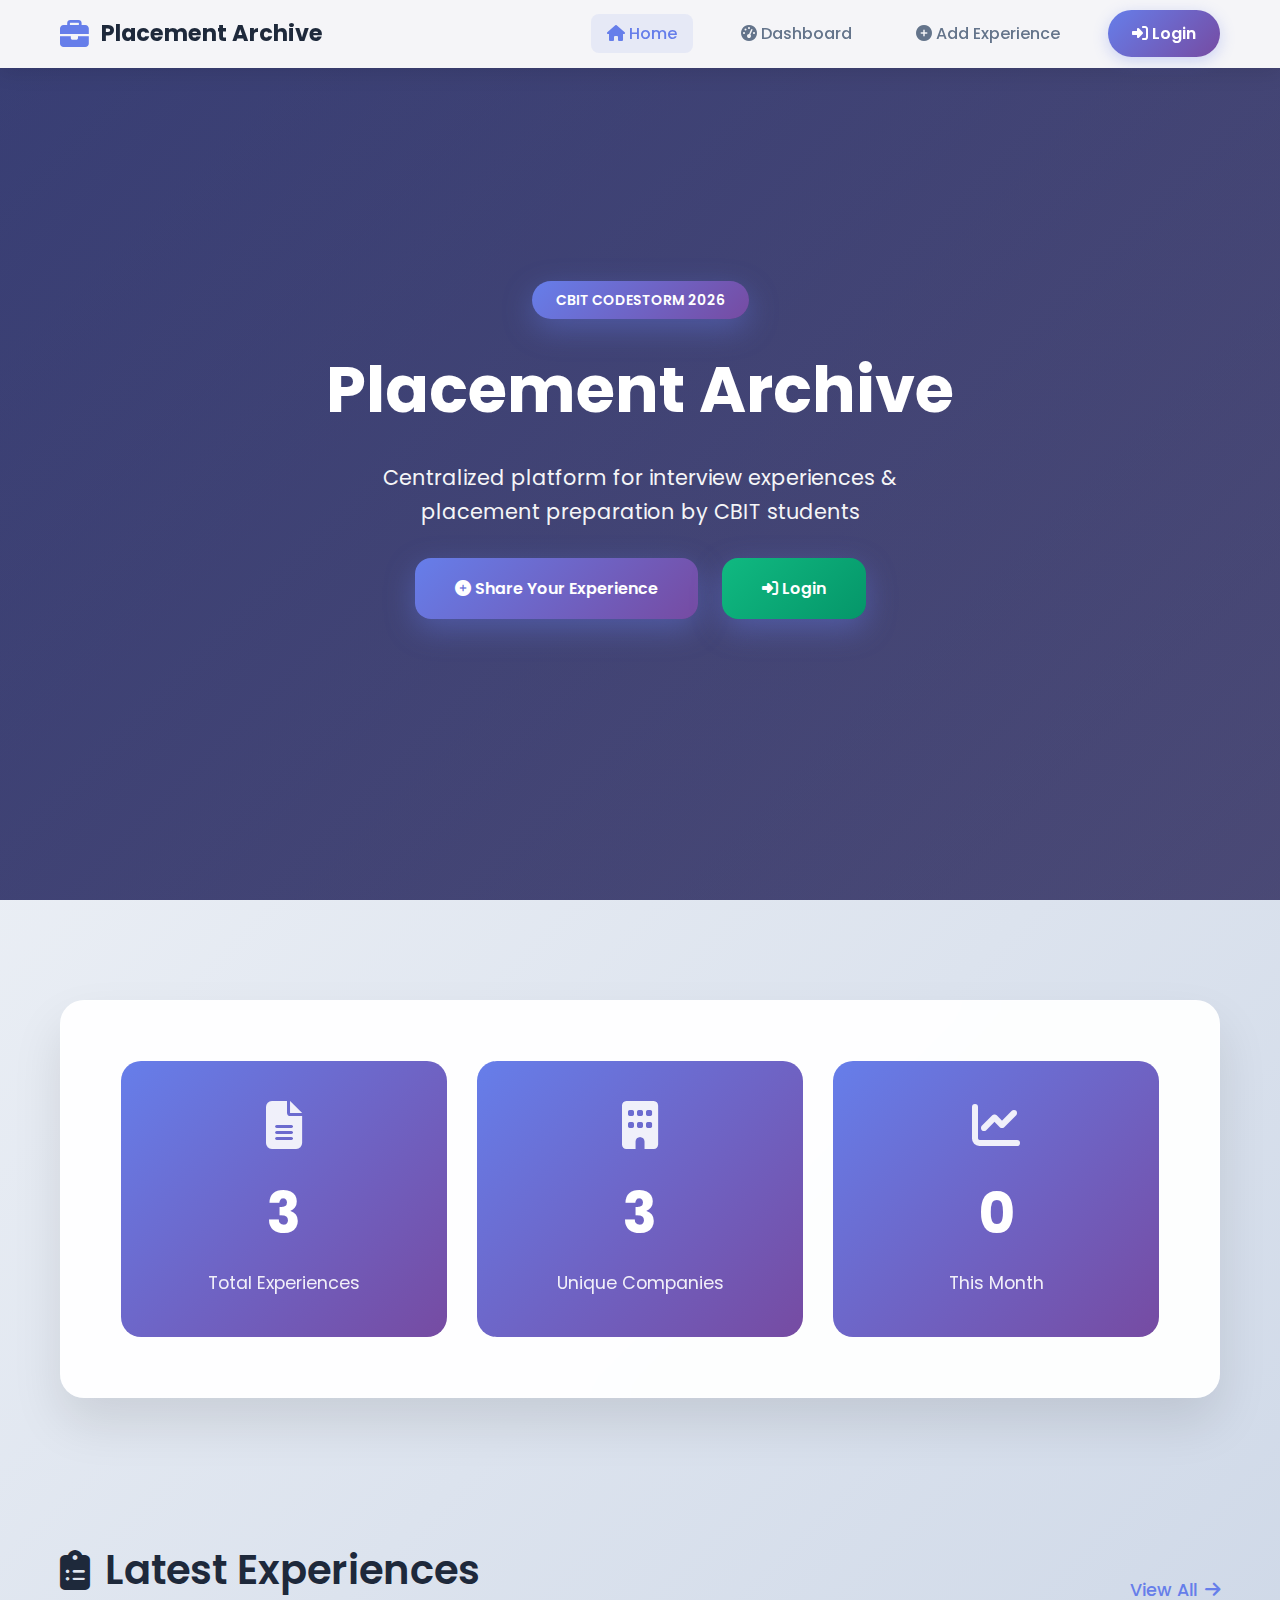
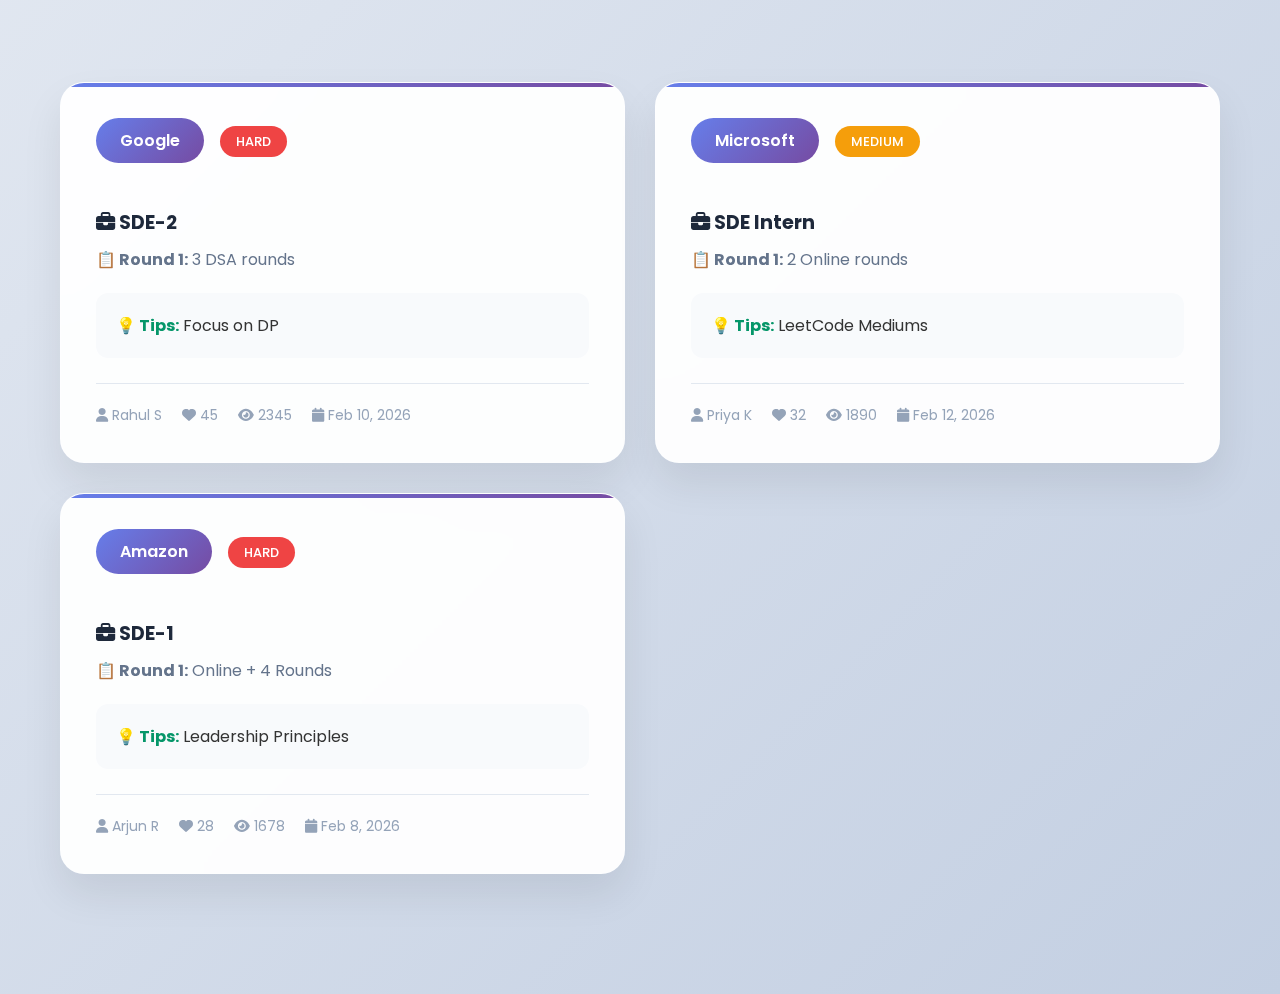
<file: index.html>
<!doctype html>
<html lang="en">
  <head>
    <meta charset="UTF-8" />
    <meta name="viewport" content="width=device-width, initial-scale=1.0" />
    <title>CBIT Placement Archive - CodeStorm 2026</title>
    <link
      href="https://fonts.googleapis.com/css2?family=Poppins:wght@300;400;500;600;700&display=swap"
      rel="stylesheet"
    />
    <link
      rel="stylesheet"
      href="https://cdnjs.cloudflare.com/ajax/libs/font-awesome/6.4.0/css/all.min.css"
    />
    <style>
      * {
        margin: 0;
        padding: 0;
        box-sizing: border-box;
      }
      body {
        font-family: "Poppins", sans-serif;
        line-height: 1.6;
        color: #333;
        overflow-x: hidden;
        background: linear-gradient(135deg, #f5f7fa 0%, #c3cfe2 100%);
      }

      /* NAVBAR */
      .navbar {
        position: fixed;
        top: 0;
        width: 100%;
        background: rgba(255, 255, 255, 0.95);
        backdrop-filter: blur(20px);
        z-index: 1000;
        padding: 1rem 0;
        box-shadow: 0 4px 20px rgba(0, 0, 0, 0.1);
      }
      .nav-container {
        max-width: 1200px;
        margin: 0 auto;
        padding: 0 20px;
        display: flex;
        justify-content: space-between;
        align-items: center;
      }
      .nav-brand {
        display: flex;
        align-items: center;
        gap: 12px;
        font-weight: 700;
        font-size: 1.4rem;
        color: #1e293b;
      }
      .nav-menu {
        display: flex;
        list-style: none;
        gap: 2rem;
        align-items: center;
      }
      .nav-link {
        color: #64748b;
        text-decoration: none;
        padding: 0.5rem 1rem;
        border-radius: 8px;
        transition: all 0.3s ease;
        font-weight: 500;
      }
      .nav-link:hover,
      .nav-link.active {
        color: #667eea;
        background: rgba(102, 126, 234, 0.1);
      }
      .nav-btn {
        background: linear-gradient(135deg, #667eea, #764ba2) !important;
        color: white !important;
        padding: 12px 24px !important;
        border-radius: 25px !important;
        font-weight: 600 !important;
        box-shadow: 0 4px 15px rgba(102, 126, 234, 0.3);
        transition: all 0.3s ease;
      }
      .nav-btn:hover {
        transform: translateY(-2px);
        box-shadow: 0 8px 25px rgba(102, 126, 234, 0.4);
      }
      .hamburger {
        display: none;
        flex-direction: column;
        cursor: pointer;
        gap: 4px;
      }
      .hamburger span {
        width: 25px;
        height: 3px;
        background: #1e293b;
        transition: 0.3s;
      }

      /* HERO */
      .hero-section {
        height: 100vh;
        display: flex;
        align-items: center;
        justify-content: center;
        text-align: center;
        color: white;
        position: relative;
        background:
          linear-gradient(
            135deg,
            rgba(15, 23, 42, 0.9),
            rgba(30, 41, 59, 0.85)
          ),
          url("https://images.unsplash.com/photo-1551836022-4d8c42bc44ec?ixlib=rb-4.0.3&auto=format&fit=crop&w=2071&q=80")
            center/cover;
      }
      .hero-overlay {
        position: absolute;
        top: 0;
        left: 0;
        right: 0;
        bottom: 0;
        background: linear-gradient(
          135deg,
          rgba(99, 102, 241, 0.3),
          rgba(139, 92, 246, 0.2)
        );
      }
      .hero-content {
        z-index: 2;
        max-width: 900px;
        padding: 0 20px;
      }
      .hero-badge {
        background: linear-gradient(135deg, #667eea, #764ba2);
        color: white;
        padding: 8px 24px;
        border-radius: 50px;
        font-size: 14px;
        font-weight: 600;
        display: inline-block;
        margin-bottom: 20px;
        box-shadow: 0 10px 30px rgba(102, 126, 234, 0.4);
      }
      .hero-title {
        font-size: clamp(2.5rem, 5vw, 4rem);
        font-weight: 700;
        margin-bottom: 20px;
      }
      .hero-subtitle {
        font-size: 1.3rem;
        opacity: 0.95;
        max-width: 600px;
        margin: 0 auto 30px;
      }

      .btn-primary {
        background: linear-gradient(135deg, #667eea, #764ba2);
        color: white;
        padding: 18px 40px;
        border: none;
        border-radius: 16px;
        font-size: 16px;
        font-weight: 600;
        cursor: pointer;
        text-decoration: none;
        display: inline-block;
        transition: all 0.3s ease;
        box-shadow: 0 10px 30px rgba(102, 126, 234, 0.4);
      }
      .btn-primary:hover {
        transform: translateY(-3px);
        box-shadow: 0 20px 40px rgba(102, 126, 234, 0.5);
      }

      /* CONTAINER */
      .container {
        max-width: 1200px;
        margin: 0 auto;
        padding: 100px 20px 60px;
      }

      /* STATS */
      .glass-effect {
        background: rgba(255, 255, 255, 0.95);
        backdrop-filter: blur(20px);
        border-radius: 24px;
        border: 1px solid rgba(255, 255, 255, 0.2);
        box-shadow: 0 25px 50px rgba(0, 0, 0, 0.1);
      }
      .stats-section {
        display: grid;
        grid-template-columns: repeat(auto-fit, minmax(250px, 1fr));
        gap: 30px;
        margin-bottom: 80px;
        padding: 60px;
        text-align: center;
      }
      .stat-card {
        background: linear-gradient(135deg, #667eea, #764ba2);
        color: white;
        padding: 40px 30px;
        border-radius: 20px;
        transition: transform 0.3s ease;
      }
      .stat-card:hover {
        transform: translateY(-10px);
      }
      .stat-icon {
        font-size: 3rem;
        margin-bottom: 20px;
        display: block;
        opacity: 0.9;
      }
      .stat-number {
        font-size: 3.5rem;
        font-weight: 700;
        display: block;
        margin-bottom: 10px;
      }
      .stat-label {
        font-size: 1.1rem;
        opacity: 0.9;
      }

      /* EXPERIENCES */
      .experiences-section {
        padding: 60px 0;
      }
      .experiences-section h2 {
        font-size: 2.5rem;
        font-weight: 600;
        margin-bottom: 40px;
        color: #1e293b;
        display: flex;
        align-items: center;
        gap: 15px;
      }
      .section-header {
        display: flex;
        justify-content: space-between;
        align-items: center;
        margin-bottom: 40px;
      }
      .view-all-btn {
        color: #667eea;
        text-decoration: none;
        font-weight: 500;
        display: flex;
        align-items: center;
        gap: 8px;
        font-size: 1.1rem;
      }
      .experiences-grid {
        display: grid;
        grid-template-columns: repeat(auto-fill, minmax(380px, 1fr));
        gap: 30px;
      }
      .experience-card {
        background: rgba(255, 255, 255, 0.95);
        backdrop-filter: blur(20px);
        border-radius: 24px;
        padding: 35px;
        border: 1px solid rgba(255, 255, 255, 0.2);
        box-shadow: 0 20px 40px rgba(0, 0, 0, 0.08);
        transition: all 0.3s ease;
        position: relative;
        overflow: hidden;
      }
      .experience-card::before {
        content: "";
        position: absolute;
        top: 0;
        left: 0;
        right: 0;
        height: 4px;
        background: linear-gradient(90deg, #667eea, #764ba2);
      }
      .experience-card:hover {
        transform: translateY(-8px);
        box-shadow: 0 30px 60px rgba(0, 0, 0, 0.15);
      }
      .company-badge {
        background: linear-gradient(135deg, #667eea, #764ba2);
        color: white;
        padding: 10px 24px;
        border-radius: 25px;
        font-weight: 600;
        font-size: 16px;
        margin-bottom: 20px;
        display: inline-block;
      }
      .difficulty-badge {
        padding: 6px 16px;
        border-radius: 20px;
        font-size: 13px;
        font-weight: 500;
        margin-left: 12px;
      }
      .difficulty-easy {
        background: #10b981;
        color: white;
      }
      .difficulty-medium {
        background: #f59e0b;
        color: white;
      }
      .difficulty-hard {
        background: #ef4444;
        color: white;
      }

      .byline {
        display: flex;
        gap: 20px;
        margin-top: 25px;
        padding-top: 20px;
        border-top: 1px solid #e2e8f0;
        font-size: 14px;
        color: #94a3b8;
      }

      /* RESPONSIVE */
      @media (max-width: 768px) {
        .nav-menu {
          display: none;
        }
        .hamburger {
          display: flex;
        }
        .experiences-grid {
          grid-template-columns: 1fr;
        }
        .stats-section {
          grid-template-columns: repeat(2, 1fr);
          padding: 40px 20px;
        }
        .section-header {
          flex-direction: column;
          gap: 20px;
          text-align: center;
        }
      }
      @media (max-width: 480px) {
        .stats-section {
          grid-template-columns: 1fr;
        }
      }
    </style>
  </head>
  <body>
    <!-- Navigation -->
    <nav class="navbar">
      <div class="nav-container">
        <div class="nav-brand">
          <i
            class="fas fa-briefcase"
            style="font-size: 1.8rem; color: #667eea"
          ></i>
          <span>Placement Archive</span>
        </div>
        <ul class="nav-menu">
          <li>
            <a href="index.html" class="nav-link active"
              ><i class="fas fa-home"></i> Home</a
            >
          </li>
          <li>
            <a href="dashboard.html" class="nav-link"
              ><i class="fas fa-tachometer-alt"></i> Dashboard</a
            >
          </li>
          <li>
            <a href="add-experience.html" class="nav-link"
              ><i class="fas fa-plus-circle"></i> Add Experience</a
            >
          </li>
          <li>
            <a href="login.html" class="nav-link nav-btn" id="loginBtn">
              <i class="fas fa-sign-in-alt"></i> Login
            </a>
          </li>
        </ul>
        <div class="hamburger"><span></span><span></span><span></span></div>
      </div>
    </nav>

    <!-- Hero Section -->
    <section class="hero-section">
      <div class="hero-overlay"></div>
      <div class="hero-content">
        <div class="hero-badge">CBIT CODESTORM 2026</div>
        <h1 class="hero-title">Placement Archive</h1>
        <p class="hero-subtitle">
          Centralized platform for interview experiences & placement preparation
          by CBIT students
        </p>
        <a href="add-experience.html" class="btn-primary">
          <i class="fas fa-plus-circle"></i> Share Your Experience
        </a>
        <a
          href="login.html"
          class="btn-primary"
          style="
            margin-left: 20px;
            background: linear-gradient(135deg, #10b981, #059669);
          "
        >
          <i class="fas fa-sign-in-alt"></i> Login
        </a>
      </div>
    </section>

    <!-- Main Content -->
    <div class="container">
      <!-- Stats Section -->
      <section class="stats-section glass-effect">
        <div class="stat-card">
          <i class="fas fa-file-alt stat-icon"></i>
          <span class="stat-number" id="totalExperiences">0</span>
          <span class="stat-label">Total Experiences</span>
        </div>
        <div class="stat-card">
          <i class="fas fa-building stat-icon"></i>
          <span class="stat-number" id="totalCompanies">0</span>
          <span class="stat-label">Unique Companies</span>
        </div>
        <div class="stat-card">
          <i class="fas fa-chart-line stat-icon"></i>
          <span class="stat-number" id="recentMonth">0</span>
          <span class="stat-label">This Month</span>
        </div>
      </section>

      <!-- Latest Experiences -->
      <section class="experiences-section">
        <div class="section-header">
          <h2><i class="fas fa-clipboard-list"></i> Latest Experiences</h2>
          <a href="dashboard.html" class="view-all-btn">
            View All <i class="fas fa-arrow-right"></i>
          </a>
        </div>
        <div id="experiencesGrid" class="experiences-grid">
          <!-- DYNAMIC CONTENT LOADED HERE -->
        </div>
      </section>
    </div>

    <!-- COMPLETE JAVASCRIPT WITH LOCALSTORAGE -->
    <script>
      // FAKE DATA (fallback)
      const fakeExperiences = [
        {
          id: 1,
          company: "Google",
          role: "SDE-2",
          difficulty: "hard",
          round1: "3 DSA rounds",
          tips: "Focus on DP",
          name: "Rahul S",
          likes: 45,
          views: 2345,
          date: "Feb 10, 2026",
        },
        {
          id: 2,
          company: "Microsoft",
          role: "SDE Intern",
          difficulty: "medium",
          round1: "2 Online rounds",
          tips: "LeetCode Mediums",
          name: "Priya K",
          likes: 32,
          views: 1890,
          date: "Feb 12, 2026",
        },
        {
          id: 3,
          company: "Amazon",
          role: "SDE-1",
          difficulty: "hard",
          round1: "Online + 4 Rounds",
          tips: "Leadership Principles",
          name: "Arjun R",
          likes: 28,
          views: 1678,
          date: "Feb 8, 2026",
        },
      ];

      // Load experiences from localStorage
      function loadExperiences() {
        return (
          JSON.parse(localStorage.getItem("cbitExperiences")) || fakeExperiences
        );
      }

      // Load and render real experiences
      function loadRealExperiences() {
        const experiences = loadExperiences();

        // Update stats
        document.getElementById("totalExperiences").textContent =
          experiences.length;
        document.getElementById("totalCompanies").textContent = new Set(
          experiences.map((e) => e.company),
        ).size;
        document.getElementById("recentMonth").textContent =
          experiences.filter(
            (e) =>
              new Date(e.date) >
              new Date(Date.now() - 30 * 24 * 60 * 60 * 1000),
          ).length || 0;

        // Render latest 6 experiences
        const container = document.getElementById("experiencesGrid");
        const latest = experiences.slice(0, 6);

        container.innerHTML =
          latest
            .map(
              (exp) => `
                <div class="experience-card">
                    <div class="company-badge">${exp.company}</div>
                    <span class="difficulty-badge difficulty-${exp.difficulty}">${exp.difficulty.toUpperCase()}</span>
                    
                    <div style="margin: 25px 0 20px 0;">
                        <strong style="font-size: 1.2rem; color: #1e293b; display: block; margin-bottom: 8px;">
                            <i class="fas fa-briefcase"></i> ${exp.role}
                        </strong>
                        <div style="color: #64748b; line-height: 1.6;">
                            <strong>📋 Round 1:</strong> ${exp.round1?.substring(0, 120)}${exp.round1?.length > 120 ? "..." : ""}
                        </div>
                    </div>
                    
                    ${
                      exp.tips
                        ? `
                        <div style="background: #f8fafc; padding: 20px; border-radius: 12px; margin: 20px 0;">
                            <strong style="color: #059669;">💡 Tips:</strong> 
                            ${exp.tips.substring(0, 100)}${exp.tips.length > 100 ? "..." : ""}
                        </div>
                    `
                        : ""
                    }
                    
                    <div class="byline">
                        <span><i class="fas fa-user"></i> ${exp.name}</span>
                        <span><i class="fas fa-heart"></i> ${exp.likes || 0}</span>
                        <span><i class="fas fa-eye"></i> ${exp.views || 0}</span>
                        <span><i class="fas fa-calendar"></i> ${exp.date}</span>
                    </div>
                </div>
            `,
            )
            .join("") ||
          `
                <div style="grid-column: 1/-1; text-align: center; padding: 80px; color: #94a3b8;">
                    <i class="fas fa-clipboard-list fa-4x" style="margin-bottom: 20px; opacity: 0.5;"></i>
                    <h3>No experiences yet</h3>
                    <p>Be the first to share your interview experience!</p>
                    <a href="add-experience.html" class="btn-primary" style="margin-top: 20px;">Add Experience</a>
                </div>
            `;
      }

      // Initialize page
      document.addEventListener("DOMContentLoaded", function () {
        loadRealExperiences();

        // Login button
        document
          .getElementById("loginBtn")
          .addEventListener("click", function (e) {
            e.preventDefault();
            window.location.href = "login.html";
          });
      });
    </script>
  </body>
</html>
</file>
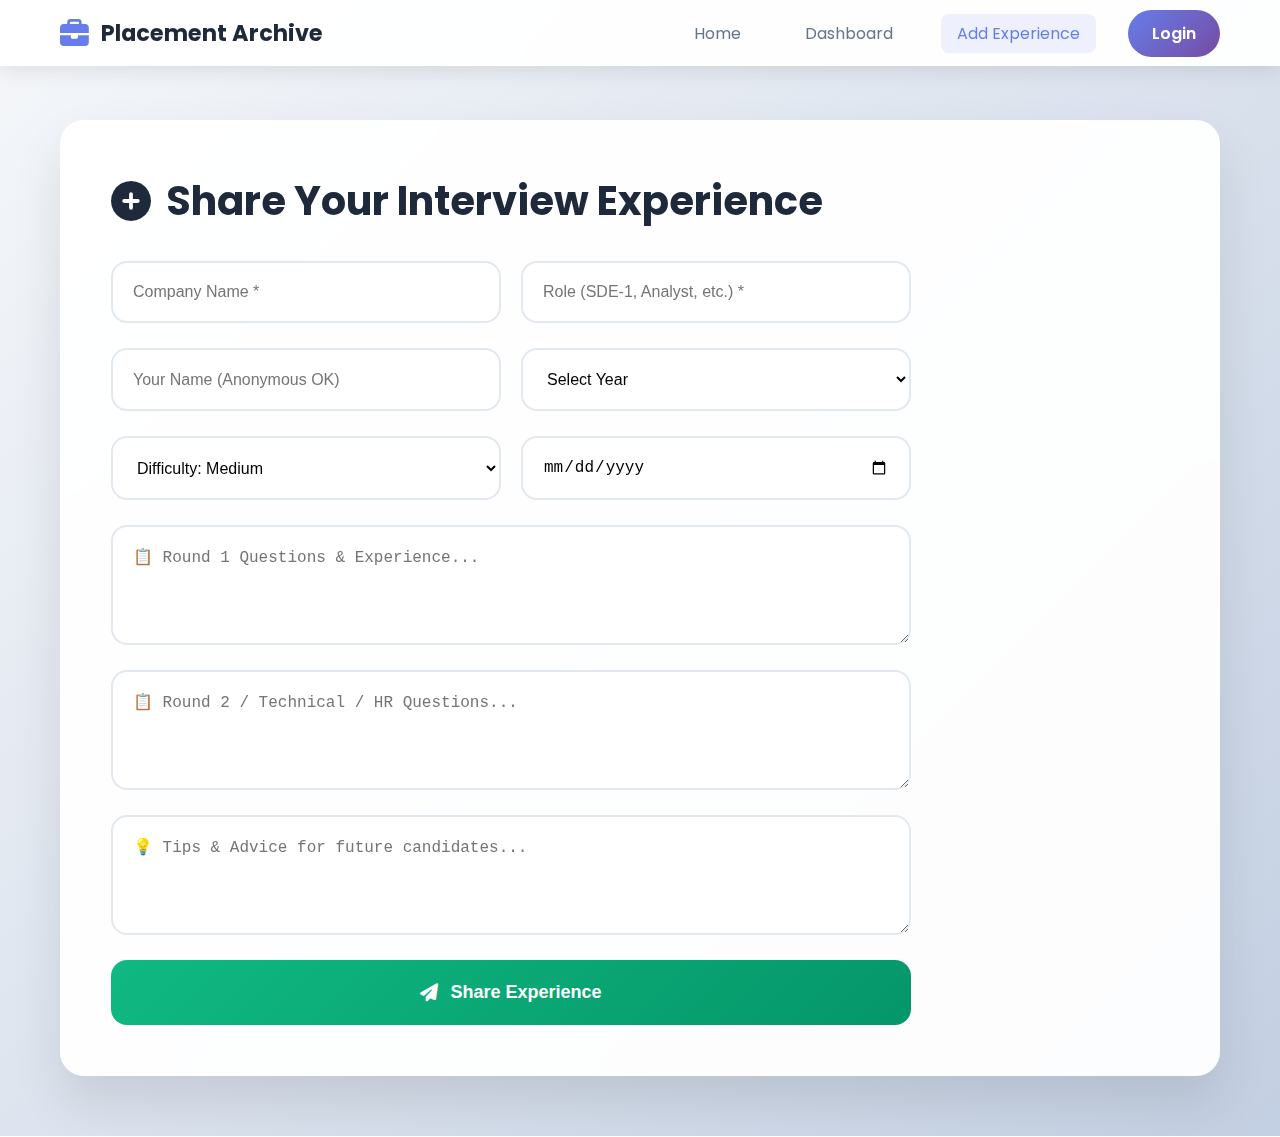
<file: add-experience.html>
<!doctype html>
<html lang="en">
  <head>
    <meta charset="UTF-8" />
    <meta name="viewport" content="width=device-width, initial-scale=1.0" />
    <title>Add Experience - CBIT Placement Archive</title>
    <link
      href="https://fonts.googleapis.com/css2?family=Poppins:wght@300;400;500;600;700&display=swap"
      rel="stylesheet"
    />
    <link
      rel="stylesheet"
      href="https://cdnjs.cloudflare.com/ajax/libs/font-awesome/6.4.0/css/all.min.css"
    />
    <style>
      /* SAME STYLES AS BEFORE - keeping it short */
      * {
        margin: 0;
        padding: 0;
        box-sizing: border-box;
      }
      body {
        font-family: "Poppins", sans-serif;
        background: linear-gradient(135deg, #f5f7fa 0%, #c3cfe2 100%);
      }
      .navbar {
        position: fixed;
        top: 0;
        width: 100%;
        background: rgba(255, 255, 255, 0.95);
        backdrop-filter: blur(20px);
        z-index: 1000;
        padding: 1rem 0;
        box-shadow: 0 4px 20px rgba(0, 0, 0, 0.1);
      }
      .nav-container {
        max-width: 1200px;
        margin: 0 auto;
        padding: 0 20px;
        display: flex;
        justify-content: space-between;
        align-items: center;
      }
      .nav-brand {
        display: flex;
        align-items: center;
        gap: 12px;
        font-weight: 700;
        font-size: 1.4rem;
        color: #1e293b;
      }
      .nav-menu {
        display: flex;
        list-style: none;
        gap: 2rem;
      }
      .nav-link {
        color: #64748b;
        text-decoration: none;
        padding: 0.5rem 1rem;
        border-radius: 8px;
        transition: all 0.3s ease;
      }
      .nav-link:hover,
      .nav-link.active {
        color: #667eea;
        background: rgba(102, 126, 234, 0.1);
      }
      .nav-btn {
        background: linear-gradient(135deg, #667eea, #764ba2) !important;
        color: white !important;
        padding: 12px 24px !important;
        border-radius: 25px !important;
        font-weight: 600 !important;
      }

      .container {
        max-width: 1200px;
        margin: 0 auto;
        padding: 120px 20px 60px;
      }
      .glass-effect {
        background: rgba(255, 255, 255, 0.95);
        backdrop-filter: blur(20px);
        border-radius: 24px;
        border: 1px solid rgba(255, 255, 255, 0.2);
        box-shadow: 0 25px 50px rgba(0, 0, 0, 0.1);
        padding: 50px;
      }
      .form-section h2 {
        font-size: 2.5rem;
        margin-bottom: 30px;
        color: #1e293b;
        display: flex;
        align-items: center;
        gap: 15px;
      }
      .modern-form {
        max-width: 800px;
        display: grid;
        gap: 25px;
      }
      .form-row {
        display: grid;
        grid-template-columns: 1fr 1fr;
        gap: 20px;
      }
      .form-input,
      .form-textarea,
      select.form-input {
        padding: 20px;
        border: 2px solid #e2e8f0;
        border-radius: 16px;
        font-size: 16px;
        transition: all 0.3s ease;
        background: rgba(255, 255, 255, 0.8);
      }
      .form-input:focus,
      .form-textarea:focus,
      select.form-input:focus {
        outline: none;
        border-color: #667eea;
        box-shadow: 0 0 0 4px rgba(102, 126, 234, 0.1);
      }
      .form-textarea {
        height: 120px;
        resize: vertical;
      }
      .submit-btn {
        background: linear-gradient(135deg, #10b981, #059669);
        color: white;
        border: none;
        padding: 22px 40px;
        border-radius: 16px;
        font-size: 18px;
        font-weight: 600;
        cursor: pointer;
        display: flex;
        align-items: center;
        gap: 12px;
        justify-content: center;
        transition: all 0.3s ease;
      }
      .submit-btn:hover {
        transform: translateY(-3px);
        box-shadow: 0 20px 40px rgba(16, 185, 129, 0.4);
      }
      .success-message {
        background: linear-gradient(135deg, #10b981, #059669);
        color: white;
        padding: 20px;
        border-radius: 16px;
        margin: 20px 0;
        display: none;
        text-align: center;
        font-weight: 500;
      }
      @media (max-width: 768px) {
        .form-row {
          grid-template-columns: 1fr;
        }
      }
    </style>
  </head>
  <body>
    <nav class="navbar">
      <div class="nav-container">
        <div class="nav-brand">
          <i
            class="fas fa-briefcase"
            style="font-size: 1.8rem; color: #667eea"
          ></i>
          <span>Placement Archive</span>
        </div>
        <ul class="nav-menu">
          <li><a href="index.html" class="nav-link">Home</a></li>
          <li><a href="dashboard.html" class="nav-link">Dashboard</a></li>
          <li>
            <a href="add-experience.html" class="nav-link active"
              >Add Experience</a
            >
          </li>
          <li><a href="login.html" class="nav-link nav-btn">Login</a></li>
        </ul>
      </div>
    </nav>

    <div class="container">
      <section class="form-section glass-effect">
        <h2>
          <i class="fas fa-plus-circle"></i> Share Your Interview Experience
        </h2>

        <!-- SUCCESS MESSAGE -->
        <div id="successMsg" class="success-message">
          ✅ Experience saved successfully! It will appear on the homepage.
          <br /><small
            >📊 Total Experiences: <span id="totalCount">0</span></small
          >
        </div>

        <form id="experienceForm" class="modern-form">
          <div class="form-row">
            <input
              type="text"
              id="company"
              class="form-input"
              placeholder="Company Name *"
              required
            />
            <input
              type="text"
              id="role"
              class="form-input"
              placeholder="Role (SDE-1, Analyst, etc.) *"
              required
            />
          </div>
          <div class="form-row">
            <input
              type="text"
              id="name"
              class="form-input"
              placeholder="Your Name (Anonymous OK)"
            />
            <select id="year" class="form-input">
              <option value="">Select Year</option>
              <option value="2nd Year">2nd Year</option>
              <option value="3rd Year">3rd Year</option>
              <option value="4th Year">4th Year</option>
            </select>
          </div>
          <div class="form-row">
            <select id="difficulty" class="form-input">
              <option value="medium">Difficulty: Medium</option>
              <option value="easy">Easy</option>
              <option value="hard">Hard</option>
            </select>
            <input type="date" id="interviewDate" class="form-input" />
          </div>
          <textarea
            id="round1"
            class="form-textarea"
            placeholder="📋 Round 1 Questions & Experience..."
            required
          ></textarea>
          <textarea
            id="round2"
            class="form-textarea"
            placeholder="📋 Round 2 / Technical / HR Questions..."
          ></textarea>
          <textarea
            id="tips"
            class="form-textarea"
            placeholder="💡 Tips & Advice for future candidates..."
          ></textarea>

          <button type="submit" class="submit-btn" id="submitBtn">
            <i class="fas fa-paper-plane"></i> Share Experience
          </button>
        </form>
      </section>
    </div>

    <!-- 🔥 MAGIC: DATA STORAGE JAVASCRIPT -->
    <script>
      // Load experiences from localStorage
      function loadExperiences() {
        return JSON.parse(localStorage.getItem("cbitExperiences")) || [];
      }

      // Save experiences to localStorage
      function saveExperiences(experiences) {
        localStorage.setItem("cbitExperiences", JSON.stringify(experiences));
      }

      // Add new experience
      function addExperience(formData) {
        const experiences = loadExperiences();
        const newExperience = {
          id: Date.now(),
          company: formData.company,
          role: formData.role,
          name: formData.name || "Anonymous",
          year: formData.year,
          difficulty: formData.difficulty,
          interviewDate: formData.interviewDate,
          round1: formData.round1,
          round2: formData.round2,
          tips: formData.tips,
          likes: 0,
          views: 0,
          date: new Date().toLocaleDateString("en-IN"),
        };

        experiences.unshift(newExperience); // Add to beginning
        saveExperiences(experiences);
        return newExperience;
      }

      // Form submission handler
      document.addEventListener("DOMContentLoaded", function () {
        const form = document.getElementById("experienceForm");
        const successMsg = document.getElementById("successMsg");
        const totalCount = document.getElementById("totalCount");
        const submitBtn = document.getElementById("submitBtn");

        form.addEventListener("submit", function (e) {
          e.preventDefault();

          // Get form data
          const formData = {
            company: document.getElementById("company").value,
            role: document.getElementById("role").value,
            name: document.getElementById("name").value,
            year: document.getElementById("year").value,
            difficulty: document.getElementById("difficulty").value,
            interviewDate: document.getElementById("interviewDate").value,
            round1: document.getElementById("round1").value,
            round2: document.getElementById("round2").value,
            tips: document.getElementById("tips").value,
          };

          // Save to localStorage
          addExperience(formData);

          // Show success
          const experiences = loadExperiences();
          totalCount.textContent = experiences.length;
          successMsg.style.display = "block";
          form.reset();
          submitBtn.innerHTML = '<i class="fas fa-check"></i> Saved!';
          submitBtn.style.background =
            "linear-gradient(135deg, #059669, #047857)";

          // Reset button after 2 seconds
          setTimeout(() => {
            submitBtn.innerHTML =
              '<i class="fas fa-paper-plane"></i> Share Experience';
            submitBtn.style.background = "";
          }, 2000);

          // Scroll to success message
          successMsg.scrollIntoView({ behavior: "smooth" });
        });
      });
    </script>
  </body>
</html>
</file>
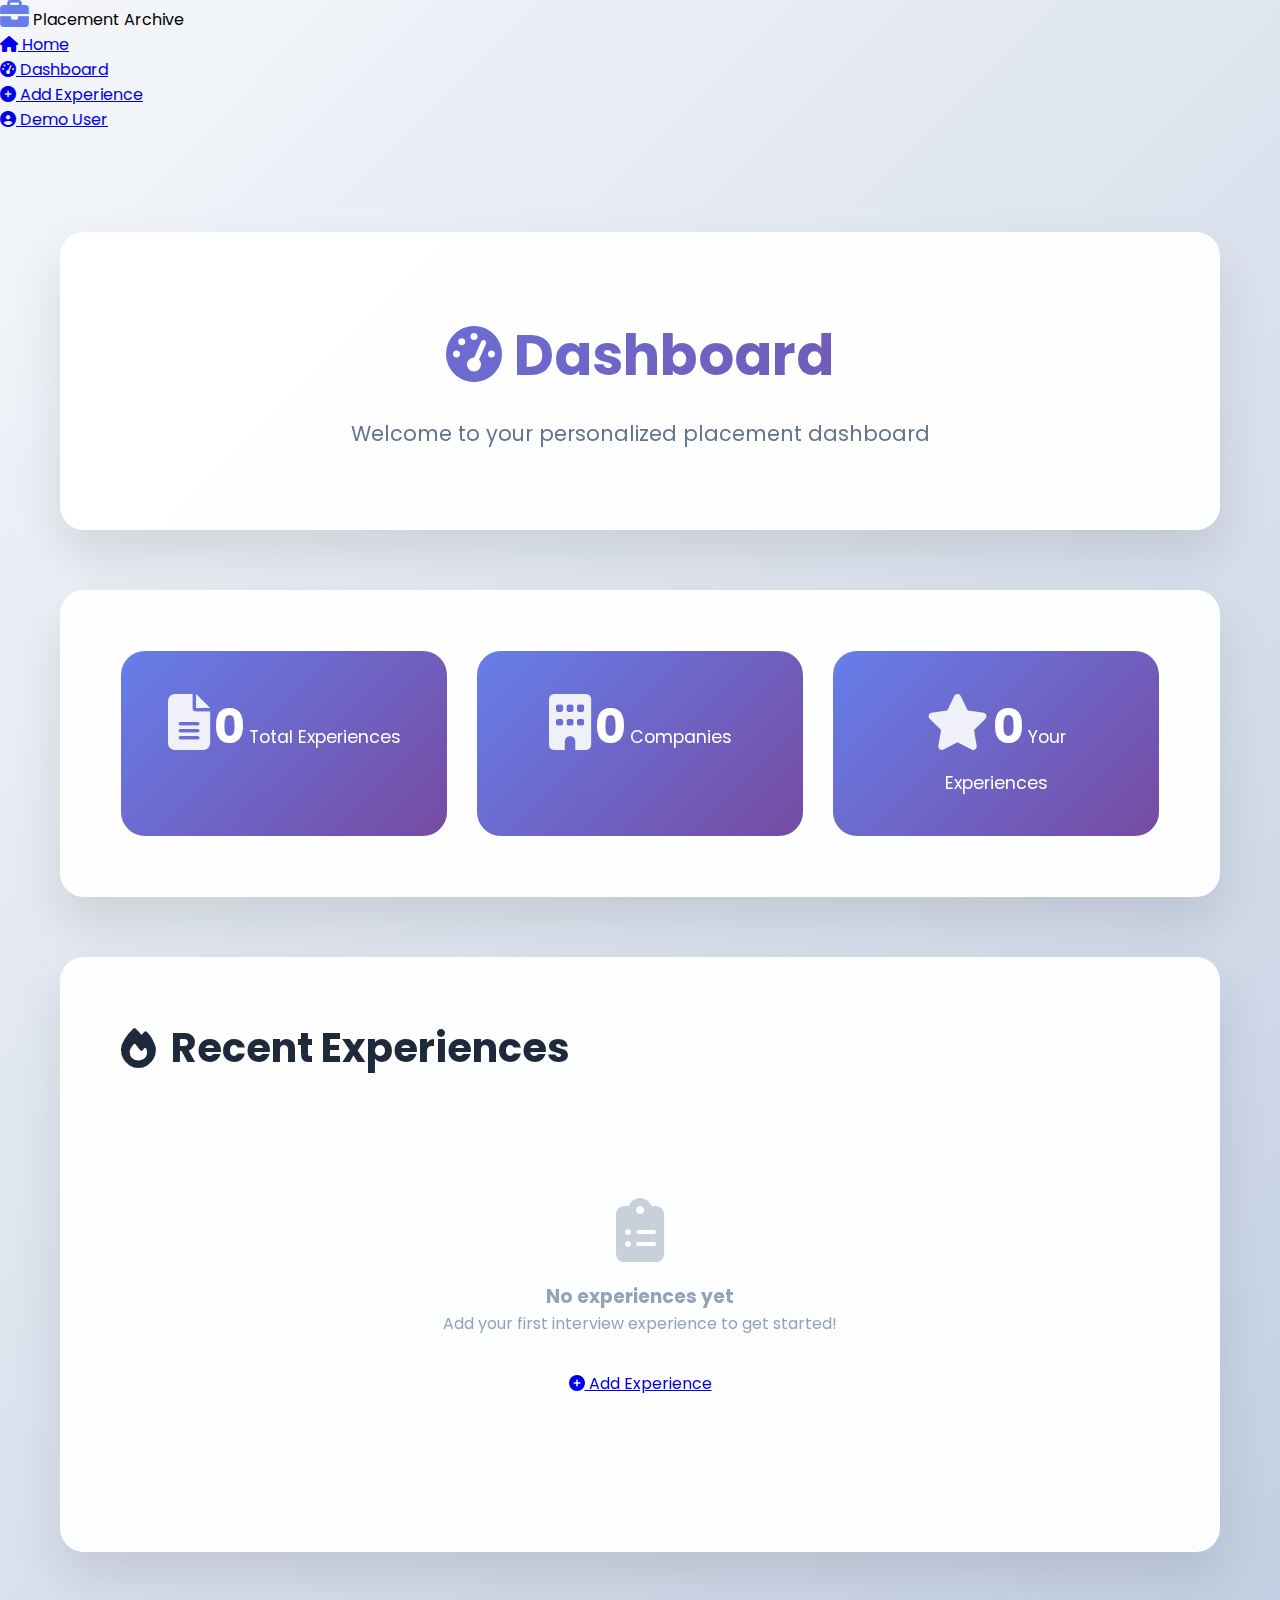
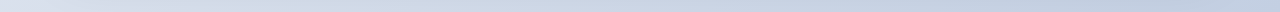
<file: dashboard.html>
<!doctype html>
<html lang="en">
  <head>
    <meta charset="UTF-8" />
    <meta name="viewport" content="width=device-width, initial-scale=1.0" />
    <title>Dashboard - CBIT Placement Archive</title>
    <link
      href="https://fonts.googleapis.com/css2?family=Poppins:wght@300;400;500;600;700&display=swap"
      rel="stylesheet"
    />
    <link
      rel="stylesheet"
      href="https://cdnjs.cloudflare.com/ajax/libs/font-awesome/6.4.0/css/all.min.css"
    />
    <style>
      /* SAME EXACT STYLES AS index.html */
      * {
        margin: 0;
        padding: 0;
        box-sizing: border-box;
      }
      body {
        font-family: "Poppins", sans-serif;
        background: linear-gradient(135deg, #f5f7fa 0%, #c3cfe2 100%);
      }
      .navbar,
      .nav-container,
      .nav-brand,
      .nav-menu,
      .nav-link,
      .nav-btn {
        /* SAME NAVBAR */
      }
      .container {
        max-width: 1200px;
        margin: 0 auto;
        padding: 100px 20px 60px;
      }
      .glass-effect {
        background: rgba(255, 255, 255, 0.95);
        backdrop-filter: blur(20px);
        border-radius: 24px;
        border: 1px solid rgba(255, 255, 255, 0.2);
        box-shadow: 0 25px 50px rgba(0, 0, 0, 0.1);
      }
      .dashboard-header {
        text-align: center;
        padding: 80px 20px;
        color: #1e293b;
      }
      .page-title {
        font-size: 3.5rem;
        font-weight: 700;
        margin-bottom: 20px;
        background: linear-gradient(135deg, #667eea, #764ba2);
        -webkit-background-clip: text;
        -webkit-text-fill-color: transparent;
        background-clip: text;
      }
      .stats-grid {
        display: grid;
        grid-template-columns: repeat(auto-fit, minmax(280px, 1fr));
        gap: 30px;
        margin: 60px 0;
      }
      .stat-card {
        background: linear-gradient(135deg, #667eea, #764ba2);
        color: white;
        padding: 40px;
        border-radius: 24px;
        text-align: center;
        transition: transform 0.3s ease;
      }
      .stat-card:hover {
        transform: translateY(-10px);
      }
      .stat-icon {
        font-size: 3.5rem;
        margin-bottom: 20px;
        opacity: 0.9;
      }
      .stat-number {
        font-size: 3rem;
        font-weight: 700;
        margin-bottom: 10px;
      }
      .recent-experiences {
        margin-top: 60px;
      }
      .experiences-grid {
        display: grid;
        grid-template-columns: repeat(auto-fill, minmax(350px, 1fr));
        gap: 30px;
      }
      .experience-card {
        background: rgba(255, 255, 255, 0.95);
        border-radius: 20px;
        padding: 30px;
        box-shadow: 0 20px 40px rgba(0, 0, 0, 0.08);
        transition: all 0.3s ease;
      }
      .experience-card:hover {
        transform: translateY(-8px);
        box-shadow: 0 30px 60px rgba(0, 0, 0, 0.15);
      }
      @media (max-width: 768px) {
        .experiences-grid {
          grid-template-columns: 1fr;
        }
      }
    </style>
  </head>
  <body>
    <!-- SAME NAVBAR -->
    <nav class="navbar">
      <div class="nav-container">
        <div class="nav-brand">
          <i
            class="fas fa-briefcase"
            style="font-size: 1.8rem; color: #667eea"
          ></i>
          <span>Placement Archive</span>
        </div>
        <ul class="nav-menu">
          <li>
            <a href="index.html" class="nav-link"
              ><i class="fas fa-home"></i> Home</a
            >
          </li>
          <li>
            <a href="dashboard.html" class="nav-link active"
              ><i class="fas fa-tachometer-alt"></i> Dashboard</a
            >
          </li>
          <li>
            <a href="add-experience.html" class="nav-link"
              ><i class="fas fa-plus-circle"></i> Add Experience</a
            >
          </li>
          <li>
            <a href="#" class="nav-link nav-btn" onclick="showDemoLogin()">
              <i class="fas fa-user-circle"></i> Demo User
            </a>
          </li>
        </ul>
      </div>
    </nav>

    <div class="container">
      <!-- Dashboard Header -->
      <section class="dashboard-header glass-effect">
        <h1 class="page-title">
          <i class="fas fa-tachometer-alt"></i> Dashboard
        </h1>
        <p
          style="
            font-size: 1.3rem;
            color: #64748b;
            max-width: 600px;
            margin: 0 auto;
          "
        >
          Welcome to your personalized placement dashboard
        </p>
      </section>

      <!-- Stats Grid -->
      <section class="stats-grid glass-effect" style="padding: 60px">
        <div class="stat-card">
          <i class="fas fa-file-alt stat-icon"></i>
          <span class="stat-number" id="dashTotalExperiences">0</span>
          <span style="font-size: 1.1rem">Total Experiences</span>
        </div>
        <div class="stat-card">
          <i class="fas fa-building stat-icon"></i>
          <span class="stat-number" id="dashTotalCompanies">0</span>
          <span style="font-size: 1.1rem">Companies</span>
        </div>
        <div class="stat-card">
          <i class="fas fa-star stat-icon"></i>
          <span class="stat-number" id="dashYourExperiences">0</span>
          <span style="font-size: 1.1rem">Your Experiences</span>
        </div>
      </section>

      <!-- Recent Experiences -->
      <section class="recent-experiences glass-effect" style="padding: 60px">
        <h2
          style="
            font-size: 2.5rem;
            margin-bottom: 40px;
            color: #1e293b;
            display: flex;
            align-items: center;
            gap: 15px;
          "
        >
          <i class="fas fa-fire"></i> Recent Experiences
        </h2>
        <div id="dashboardExperiences" class="experiences-grid"></div>
      </section>
    </div>

    <script>
      // Load experiences from localStorage
      function loadExperiences() {
        return JSON.parse(localStorage.getItem("cbitExperiences")) || [];
      }

      // Initialize dashboard
      document.addEventListener("DOMContentLoaded", function () {
        const experiences = loadExperiences();

        // Update stats
        document.getElementById("dashTotalExperiences").textContent =
          experiences.length;
        document.getElementById("dashTotalCompanies").textContent = new Set(
          experiences.map((e) => e.company),
        ).size;
        document.getElementById("dashYourExperiences").textContent =
          experiences.filter(
            (e) => e.name && e.name.toLowerCase().includes("demo"), // Demo user filter
          ).length;

        // Show recent experiences
        const container = document.getElementById("dashboardExperiences");
        const recent = experiences.slice(0, 6);

        if (recent.length === 0) {
          container.innerHTML = `
                    <div style="grid-column: 1/-1; text-align: center; padding: 80px; color: #94a3b8;">
                        <i class="fas fa-clipboard-list fa-4x" style="margin-bottom: 20px; opacity: 0.5;"></i>
                        <h3>No experiences yet</h3>
                        <p>Add your first interview experience to get started!</p>
                        <a href="add-experience.html" class="btn-primary" style="margin-top: 20px; display: inline-block; padding: 15px 30px;">
                            <i class="fas fa-plus-circle"></i> Add Experience
                        </a>
                    </div>
                `;
        } else {
          container.innerHTML = recent
            .map(
              (exp) => `
                    <div class="experience-card">
                        <div style="display: flex; justify-content: space-between; align-items: flex-start; margin-bottom: 20px;">
                            <div style="font-size: 1.3rem; font-weight: 600; color: #1e293b;">${exp.company}</div>
                            <span style="padding: 6px 16px; border-radius: 20px; font-size: 13px; font-weight: 500; background: #f0f9ff; color: #0ea5e9;">${exp.difficulty?.toUpperCase()}</span>
                        </div>
                        <div style="margin-bottom: 15px;">
                            <strong>Role:</strong> ${exp.role}
                        </div>
                        <div style="color: #64748b; line-height: 1.6; margin-bottom: 20px;">
                            ${exp.round1?.substring(0, 150)}${exp.round1?.length > 150 ? "..." : ""}
                        </div>
                        <div style="display: flex; gap: 20px; font-size: 14px; color: #94a3b8;">
                            <span><i class="fas fa-user"></i> ${exp.name}</span>
                            <span><i class="fas fa-calendar"></i> ${exp.date}</span>
                            <span><i class="fas fa-heart"></i> ${exp.likes || 0}</span>
                        </div>
                    </div>
                `,
            )
            .join("");
        }
      });

      // Demo login (no real login needed)
      function showDemoLogin() {
        alert(
          "🎉 Demo mode active!\n\n✅ You are already logged in as Demo User\n✅ All features available\n✅ No login required!",
        );
      }
    </script>
  </body>
</html>
</file>
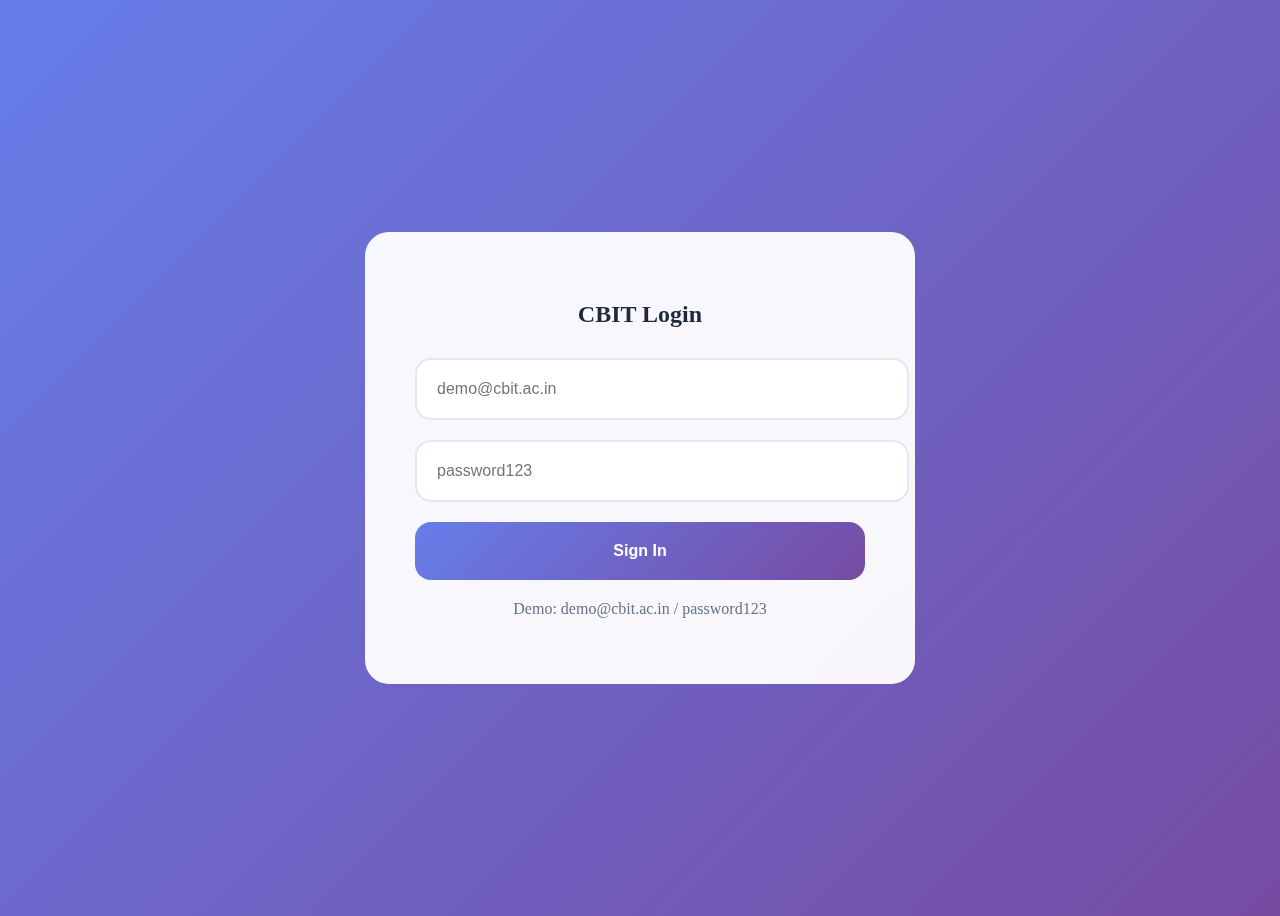
<file: login.html>
<!doctype html>
<html lang="en">
  <!-- SAME HEAD + STYLES -->
  <body
    style="
      background: linear-gradient(135deg, #667eea 0%, #764ba2 100%);
      min-height: 100vh;
      display: flex;
      align-items: center;
      justify-content: center;
    "
  >
    <div
      style="
        background: rgba(255, 255, 255, 0.95);
        backdrop-filter: blur(20px);
        border-radius: 24px;
        padding: 50px;
        max-width: 450px;
        width: 100%;
      "
    >
      <h2 style="text-align: center; color: #1e293b; margin-bottom: 30px">
        <i class="fas fa-sign-in-alt"></i> CBIT Login
      </h2>
      <input
        type="email"
        placeholder="demo@cbit.ac.in"
        style="
          width: 100%;
          padding: 20px;
          border: 2px solid #e2e8f0;
          border-radius: 16px;
          margin-bottom: 20px;
          font-size: 16px;
        "
      />
      <input
        type="password"
        placeholder="password123"
        style="
          width: 100%;
          padding: 20px;
          border: 2px solid #e2e8f0;
          border-radius: 16px;
          margin-bottom: 20px;
          font-size: 16px;
        "
      />
      <button
        onclick="loginDemo()"
        style="
          width: 100%;
          padding: 20px;
          background: linear-gradient(135deg, #667eea, #764ba2);
          color: white;
          border: none;
          border-radius: 16px;
          font-size: 16px;
          font-weight: 600;
          cursor: pointer;
        "
      >
        Sign In
      </button>
      <p style="text-align: center; margin-top: 20px; color: #64748b">
        Demo: demo@cbit.ac.in / password123
      </p>
    </div>
    <script>
      function loginDemo() {
        alert("✅ Logged in successfully! Redirecting to dashboard...");
        window.location.href = "dashboard.html";
      }
    </script>
  </body>
</html>
</file>
